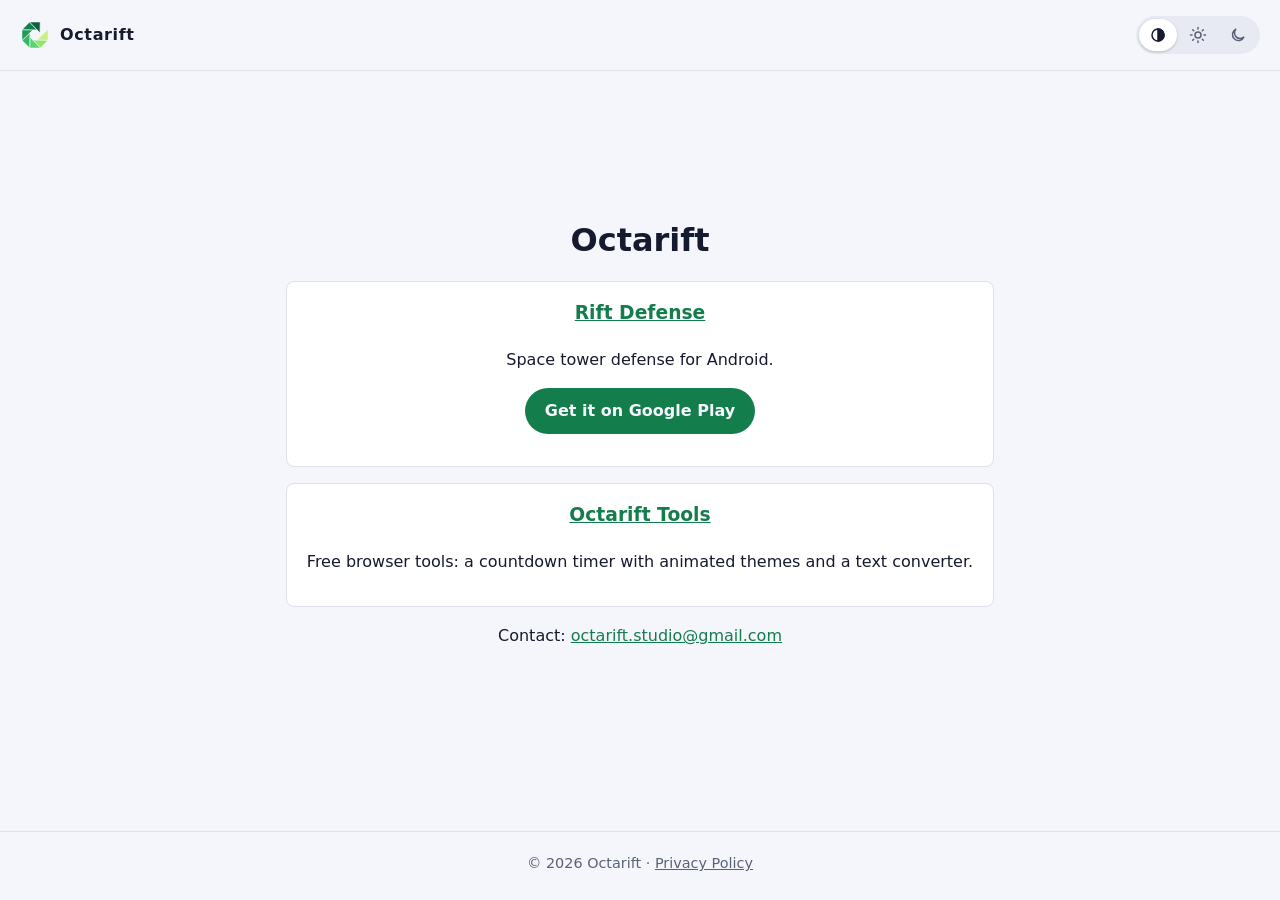
<file: index.html>
<!doctype html>
<html lang="en">
<head>
  <meta charset="utf-8">
  <meta name="viewport" content="width=device-width, initial-scale=1">
  <title>Octarift</title>
  <meta name="description" content="Octarift – the Rift Defense mobile game and free browser tools.">
  <link rel="icon" href="/favicon.svg" type="image/svg+xml">
  <link rel="stylesheet" href="/style.css?v=4">
  <script src="/scheme.js?v=2"></script>
</head>
<body>
  <header class="site">
    <a class="brand" href="/"><img src="/favicon.svg" alt="" width="30" height="30">Octarift</a>
  </header>
  <main class="center">
    <div>
      <h1>Octarift</h1>
      <div class="card">
        <h3 style="margin-top:0"><a href="/rift-defense/">Rift Defense</a></h3>
        <p>Space tower defense for Android.</p>
        <p><a class="play-link" href="https://play.google.com/store/apps/details?id=com.octarift.riftdefense&amp;referrer=utm_source%3Doctarift-web%26utm_medium%3Dsite%26utm_campaign%3Dhome">Get it on Google Play</a></p>
      </div>
      <div class="card">
        <h3 style="margin-top:0"><a href="https://tools.octarift.com/">Octarift Tools</a></h3>
        <p>Free browser tools: a countdown timer with animated themes and a text converter.</p>
      </div>
      <p>Contact: <a href="mailto:octarift.studio@gmail.com">octarift.studio@gmail.com</a></p>
    </div>
  </main>
  <footer class="site">
    &copy; 2026 Octarift · <a href="/rift-defense/privacy/">Privacy Policy</a>
  </footer>
</body>
</html>
</file>
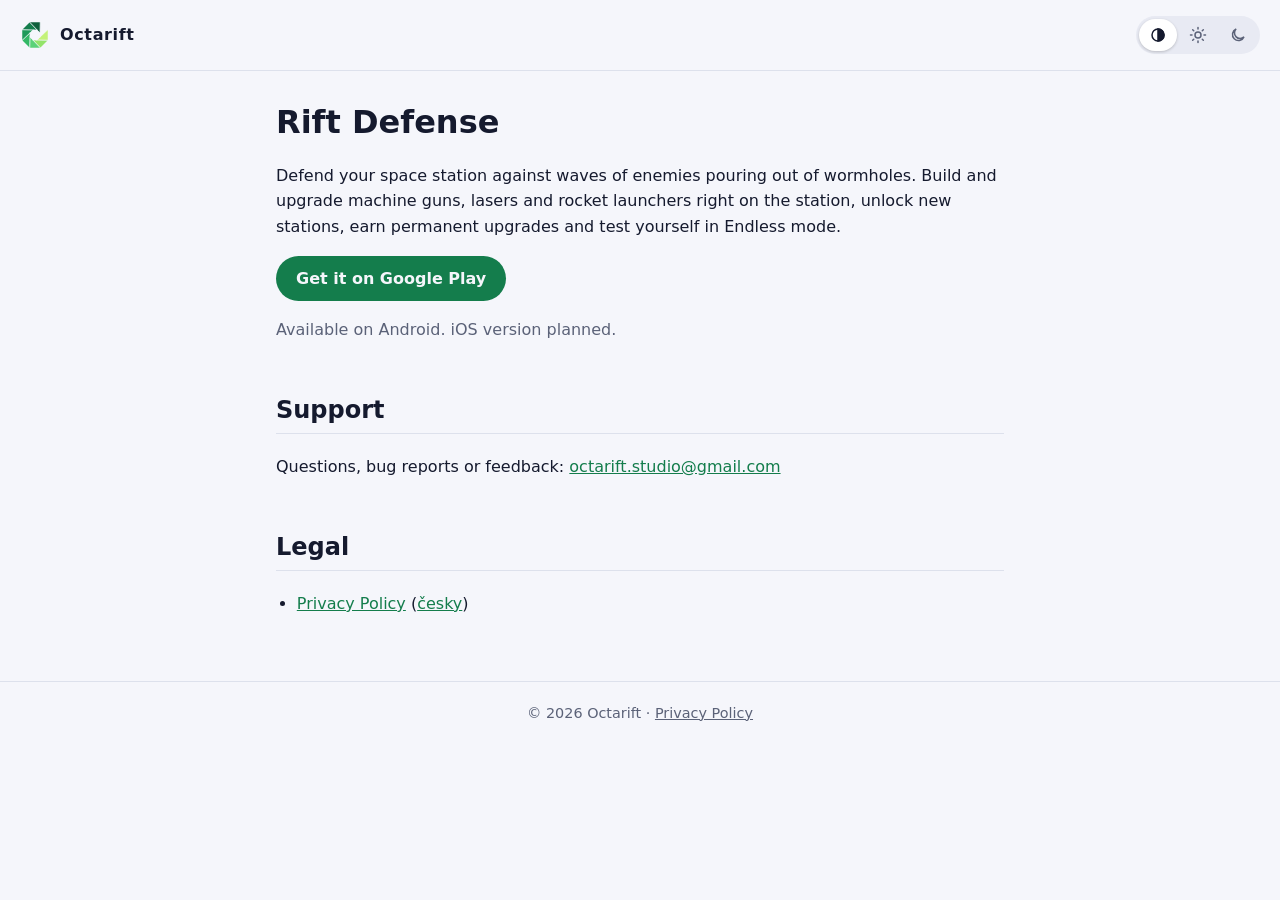
<file: rift-defense/index.html>
<!doctype html>
<html lang="en">
<head>
  <meta charset="utf-8">
  <meta name="viewport" content="width=device-width, initial-scale=1">
  <title>Rift Defense</title>
  <meta name="description" content="Rift Defense – a space tower defense game for mobile by Octarift.">
  <link rel="icon" href="/favicon.svg" type="image/svg+xml">
  <link rel="stylesheet" href="/style.css?v=4">
  <script src="/scheme.js?v=2"></script>
</head>
<body>
  <header class="site">
    <a class="brand" href="/"><img src="/favicon.svg" alt="" width="30" height="30">Octarift</a>
  </header>
  <main>
    <h1>Rift Defense</h1>
    <p>Defend your space station against waves of enemies pouring out of wormholes. Build and upgrade
      machine guns, lasers and rocket launchers right on the station, unlock new stations, earn
      permanent upgrades and test yourself in Endless mode.</p>
    <p><a class="play-link" href="https://play.google.com/store/apps/details?id=com.octarift.riftdefense&amp;referrer=utm_source%3Doctarift-web%26utm_medium%3Dsite%26utm_campaign%3Dgame-page">Get it on Google Play</a></p>
    <p class="muted">Available on Android. iOS version planned.</p>

    <h2>Support</h2>
    <p>Questions, bug reports or feedback:
      <a href="mailto:octarift.studio@gmail.com">octarift.studio@gmail.com</a></p>

    <h2>Legal</h2>
    <ul>
      <li><a href="/rift-defense/privacy/">Privacy Policy</a>
        (<a href="/rift-defense/privacy/#cs">česky</a>)</li>
    </ul>
  </main>
  <footer class="site">
    &copy; 2026 Octarift · <a href="/rift-defense/privacy/">Privacy Policy</a>
  </footer>
</body>
</html>
</file>
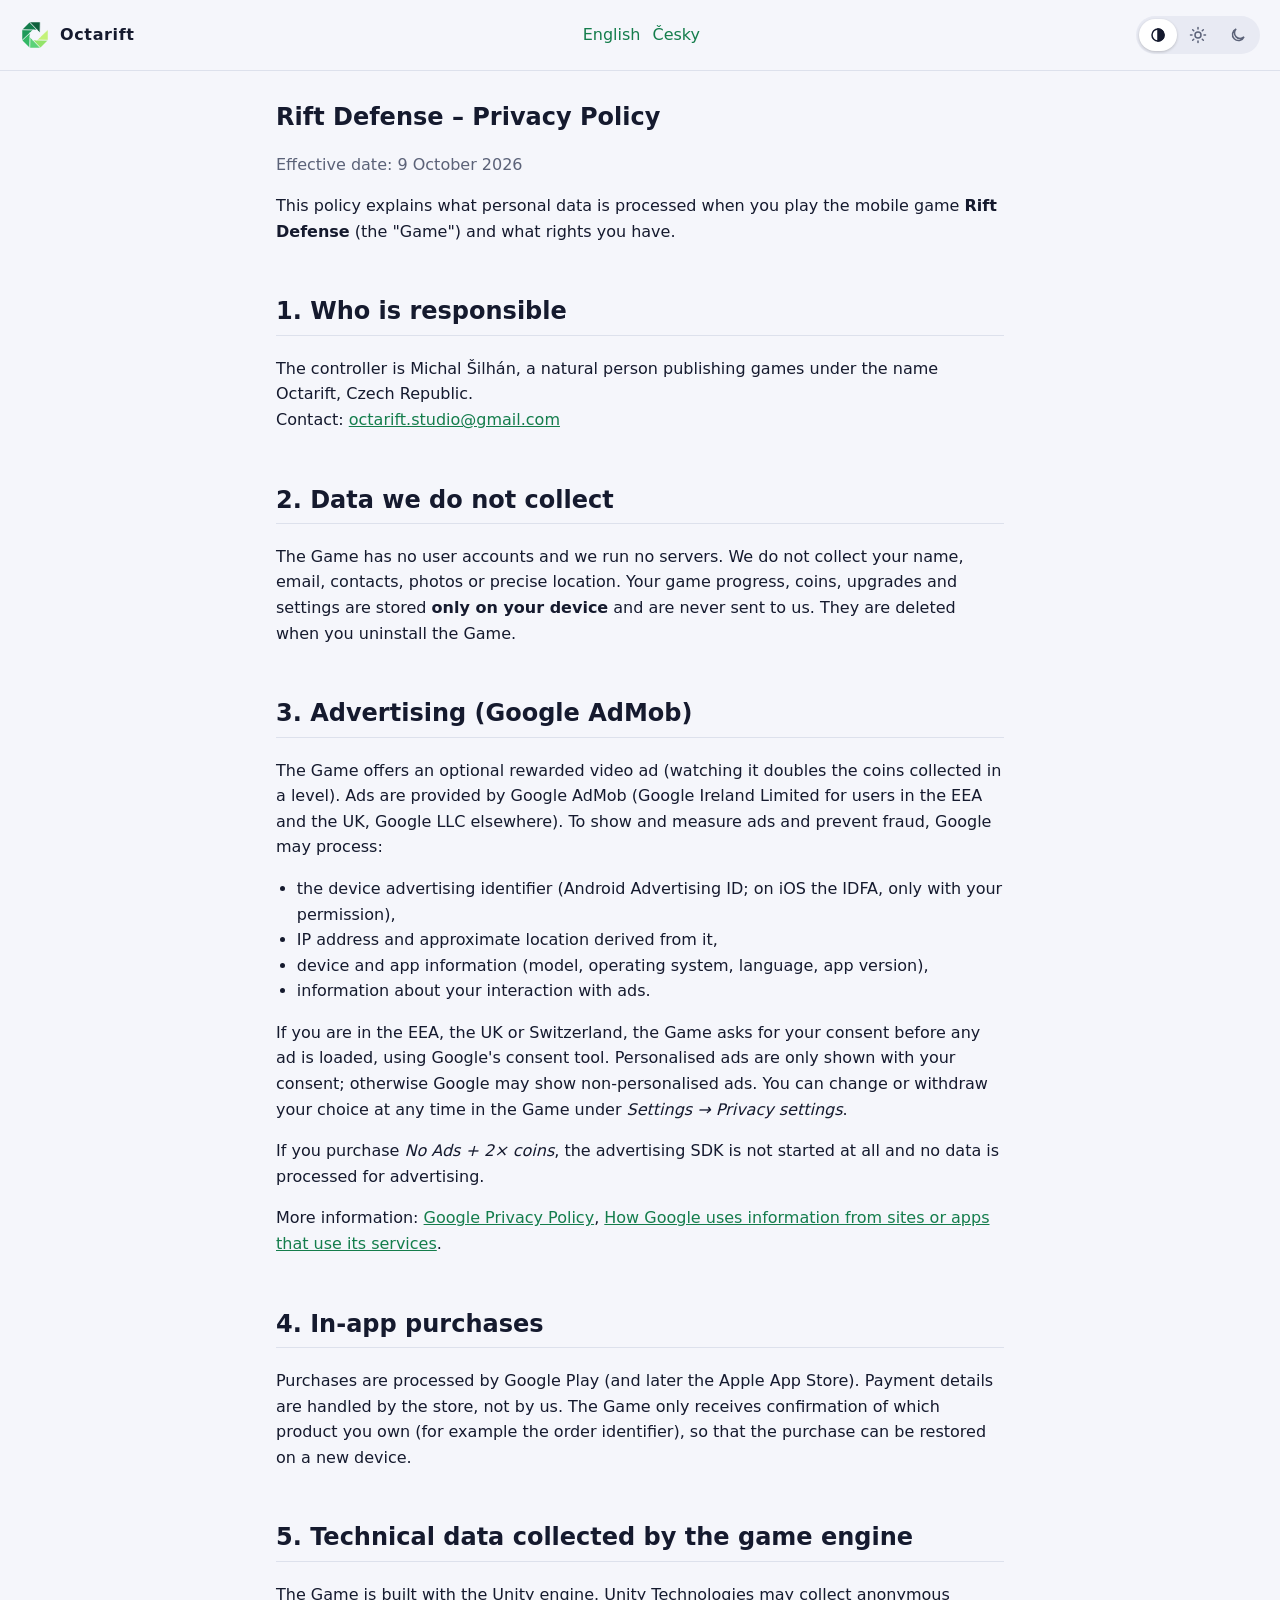
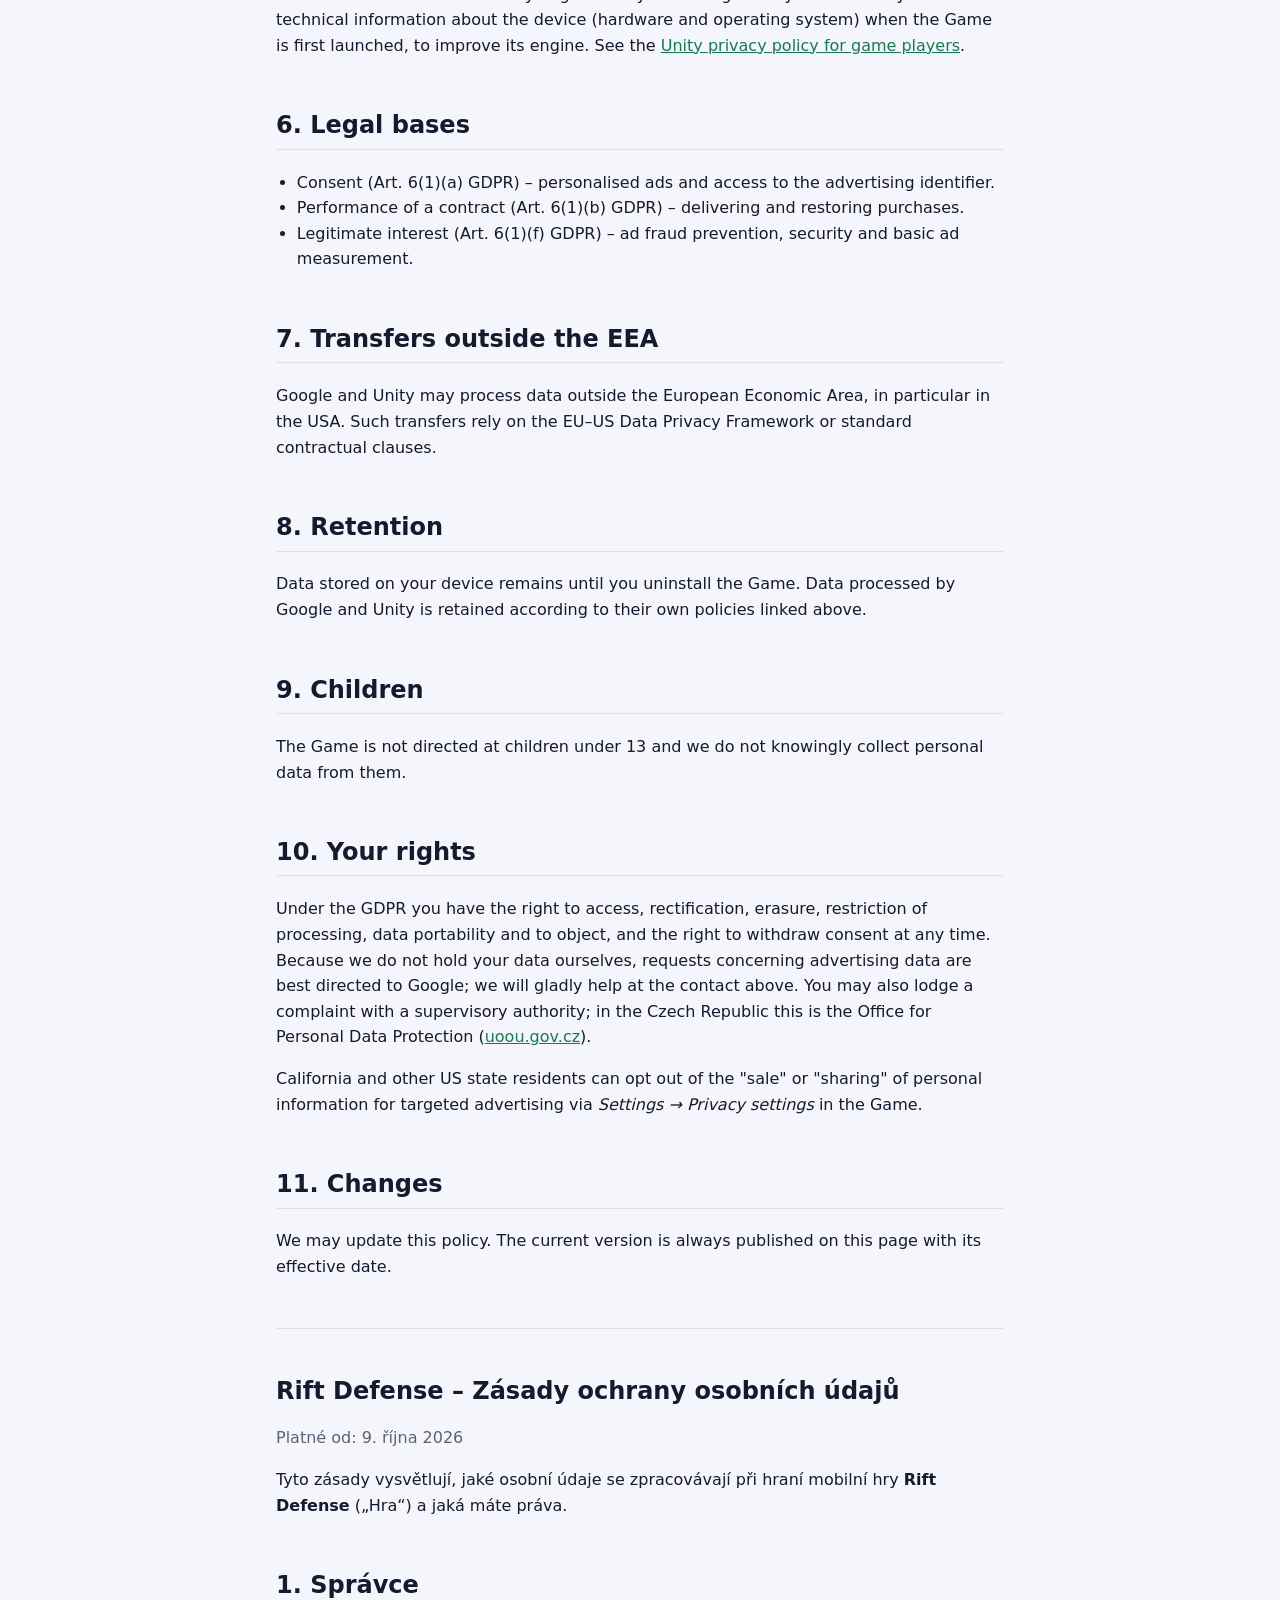
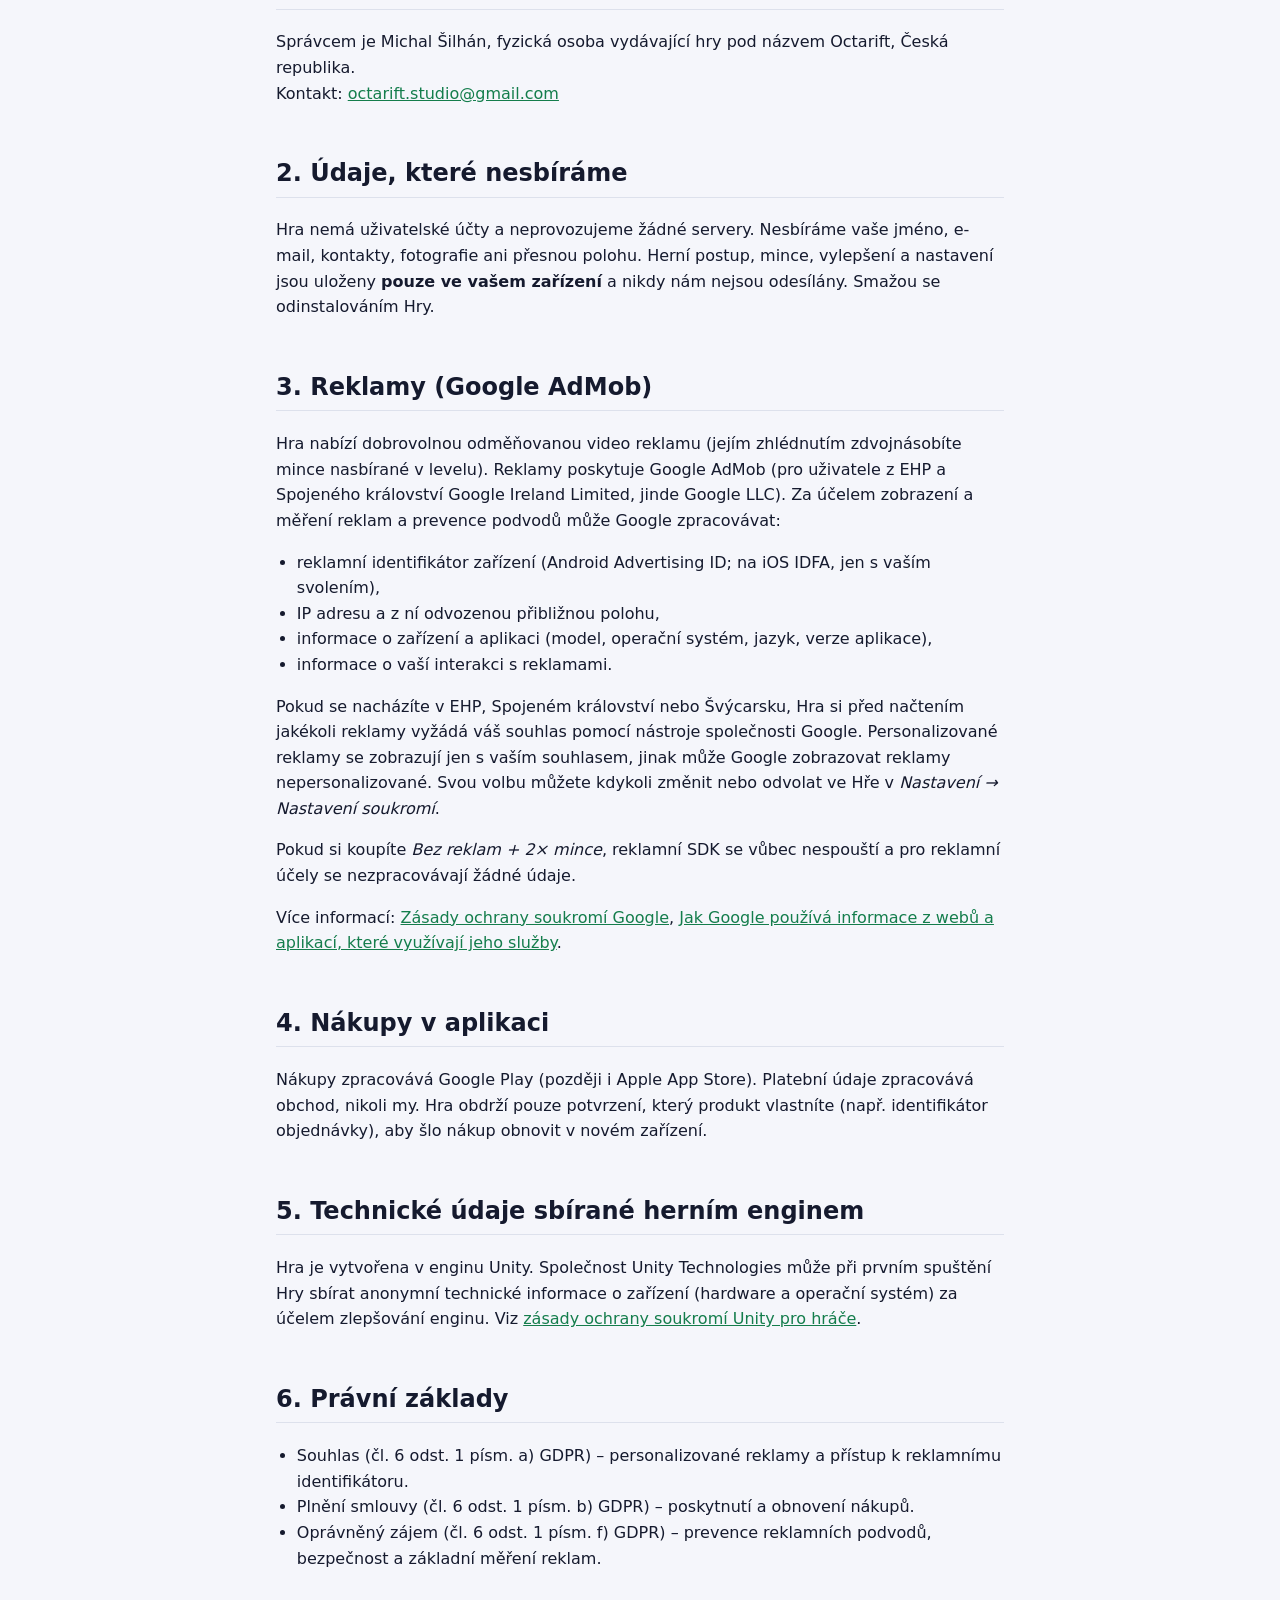
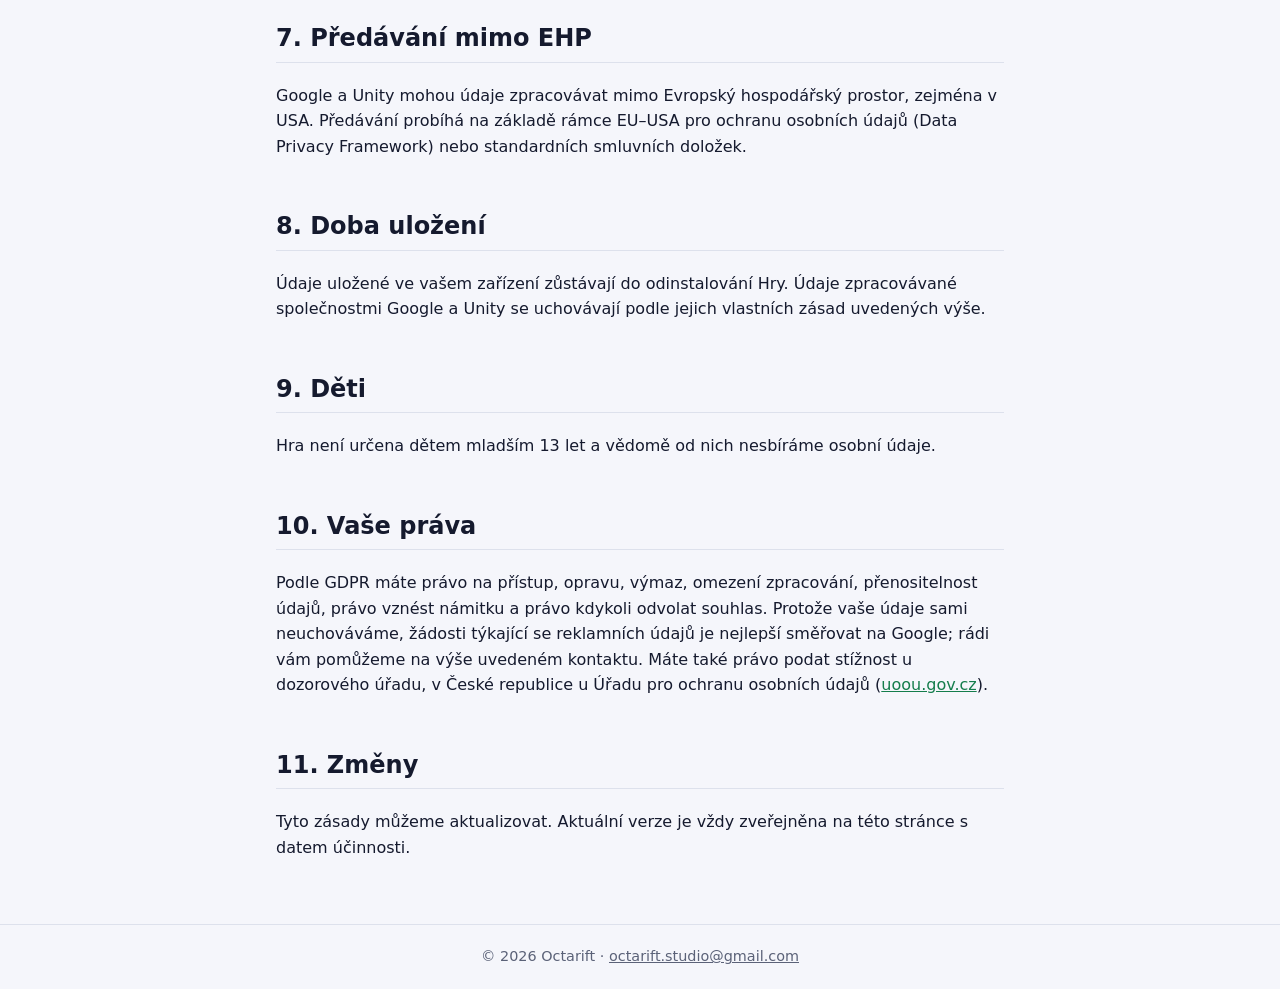
<file: rift-defense/privacy/index.html>
<!doctype html>
<html lang="en">
<head>
  <meta charset="utf-8">
  <meta name="viewport" content="width=device-width, initial-scale=1">
  <title>Rift Defense Privacy Policy</title>
  <meta name="description" content="Privacy Policy of the Rift Defense mobile game by Octarift.">
  <link rel="icon" href="/favicon.svg" type="image/svg+xml">
  <link rel="stylesheet" href="/style.css?v=4">
  <script src="/scheme.js?v=2"></script>
</head>
<body>
  <header class="site">
    <a class="brand" href="/"><img src="/favicon.svg" alt="" width="30" height="30">Octarift</a>
    <nav class="lang-switch"><a href="#en">English</a><a href="#cs">Česky</a></nav>
  </header>
  <main>

    <!-- ===================== ENGLISH ===================== -->
    <section id="en" lang="en">
      <h1>Rift Defense – Privacy Policy</h1>
      <p class="muted">Effective date: 9 October 2026</p>

      <p>This policy explains what personal data is processed when you play the mobile game
        <strong>Rift Defense</strong> (the "Game") and what rights you have.</p>

      <h2>1. Who is responsible</h2>
      <p>The controller is Michal Šilhán, a natural person publishing games under the name
        Octarift, Czech Republic.<br>
        Contact: <a href="mailto:octarift.studio@gmail.com">octarift.studio@gmail.com</a></p>

      <h2>2. Data we do not collect</h2>
      <p>The Game has no user accounts and we run no servers. We do not collect your name, email,
        contacts, photos or precise location. Your game progress, coins, upgrades and settings are
        stored <strong>only on your device</strong> and are never sent to us. They are deleted when you
        uninstall the Game.</p>

      <h2>3. Advertising (Google AdMob)</h2>
      <p>The Game offers an optional rewarded video ad (watching it doubles the coins collected in a
        level). Ads are provided by Google AdMob (Google Ireland Limited for users in the EEA and the UK,
        Google LLC elsewhere). To show and measure ads and prevent fraud, Google may process:</p>
      <ul>
        <li>the device advertising identifier (Android Advertising ID; on iOS the IDFA, only with your
          permission),</li>
        <li>IP address and approximate location derived from it,</li>
        <li>device and app information (model, operating system, language, app version),</li>
        <li>information about your interaction with ads.</li>
      </ul>
      <p>If you are in the EEA, the UK or Switzerland, the Game asks for your consent before any ad is
        loaded, using Google's consent tool. Personalised ads are only shown with your consent; otherwise
        Google may show non-personalised ads. You can change or withdraw your choice at any time in the
        Game under <em>Settings → Privacy settings</em>.</p>
      <p>If you purchase <em>No Ads + 2× coins</em>, the advertising SDK is not started at all and no data
        is processed for advertising.</p>
      <p>More information: <a href="https://policies.google.com/privacy">Google Privacy Policy</a>,
        <a href="https://policies.google.com/technologies/partner-sites">How Google uses information from
        sites or apps that use its services</a>.</p>

      <h2>4. In-app purchases</h2>
      <p>Purchases are processed by Google Play (and later the Apple App Store). Payment details are
        handled by the store, not by us. The Game only receives confirmation of which product you own
        (for example the order identifier), so that the purchase can be restored on a new device.</p>

      <h2>5. Technical data collected by the game engine</h2>
      <p>The Game is built with the Unity engine. Unity Technologies may collect anonymous technical
        information about the device (hardware and operating system) when the Game is first launched,
        to improve its engine. See the <a href="https://unity.com/legal/game-player-and-app-user-privacy-policy">Unity
        privacy policy for game players</a>.</p>

      <h2>6. Legal bases</h2>
      <ul>
        <li>Consent (Art. 6(1)(a) GDPR) – personalised ads and access to the advertising identifier.</li>
        <li>Performance of a contract (Art. 6(1)(b) GDPR) – delivering and restoring purchases.</li>
        <li>Legitimate interest (Art. 6(1)(f) GDPR) – ad fraud prevention, security and basic ad
          measurement.</li>
      </ul>

      <h2>7. Transfers outside the EEA</h2>
      <p>Google and Unity may process data outside the European Economic Area, in particular in the
        USA. Such transfers rely on the EU–US Data Privacy Framework or standard contractual clauses.</p>

      <h2>8. Retention</h2>
      <p>Data stored on your device remains until you uninstall the Game. Data processed by Google and
        Unity is retained according to their own policies linked above.</p>

      <h2>9. Children</h2>
      <p>The Game is not directed at children under 13 and we do not knowingly collect personal data
        from them.</p>

      <h2>10. Your rights</h2>
      <p>Under the GDPR you have the right to access, rectification, erasure, restriction of processing,
        data portability and to object, and the right to withdraw consent at any time. Because we do not
        hold your data ourselves, requests concerning advertising data are best directed to Google; we
        will gladly help at the contact above. You may also lodge a complaint with a supervisory authority;
        in the Czech Republic this is the Office for Personal Data Protection
        (<a href="https://uoou.gov.cz">uoou.gov.cz</a>).</p>
      <p>California and other US state residents can opt out of the "sale" or "sharing" of personal
        information for targeted advertising via <em>Settings → Privacy settings</em> in the Game.</p>

      <h2>11. Changes</h2>
      <p>We may update this policy. The current version is always published on this page with its
        effective date.</p>
    </section>

    <hr style="border:0;border-top:1px solid var(--border);margin:48px 0">

    <!-- ===================== ČESKY ===================== -->
    <section id="cs" lang="cs">
      <h1>Rift Defense – Zásady ochrany osobních údajů</h1>
      <p class="muted">Platné od: 9. října 2026</p>

      <p>Tyto zásady vysvětlují, jaké osobní údaje se zpracovávají při hraní mobilní hry
        <strong>Rift Defense</strong> („Hra“) a jaká máte práva.</p>

      <h2>1. Správce</h2>
      <p>Správcem je Michal Šilhán, fyzická osoba vydávající hry pod názvem Octarift, Česká
        republika.<br>
        Kontakt: <a href="mailto:octarift.studio@gmail.com">octarift.studio@gmail.com</a></p>

      <h2>2. Údaje, které nesbíráme</h2>
      <p>Hra nemá uživatelské účty a neprovozujeme žádné servery. Nesbíráme vaše jméno, e-mail,
        kontakty, fotografie ani přesnou polohu. Herní postup, mince, vylepšení a nastavení jsou uloženy
        <strong>pouze ve vašem zařízení</strong> a nikdy nám nejsou odesílány. Smažou se odinstalováním
        Hry.</p>

      <h2>3. Reklamy (Google AdMob)</h2>
      <p>Hra nabízí dobrovolnou odměňovanou video reklamu (jejím zhlédnutím zdvojnásobíte mince
        nasbírané v levelu). Reklamy poskytuje Google AdMob (pro uživatele z EHP a Spojeného království
        Google Ireland Limited, jinde Google LLC). Za účelem zobrazení a měření reklam a prevence podvodů
        může Google zpracovávat:</p>
      <ul>
        <li>reklamní identifikátor zařízení (Android Advertising ID; na iOS IDFA, jen s vaším
          svolením),</li>
        <li>IP adresu a z ní odvozenou přibližnou polohu,</li>
        <li>informace o zařízení a aplikaci (model, operační systém, jazyk, verze aplikace),</li>
        <li>informace o vaší interakci s reklamami.</li>
      </ul>
      <p>Pokud se nacházíte v EHP, Spojeném království nebo Švýcarsku, Hra si před načtením jakékoli
        reklamy vyžádá váš souhlas pomocí nástroje společnosti Google. Personalizované reklamy se zobrazují
        jen s vaším souhlasem, jinak může Google zobrazovat reklamy nepersonalizované. Svou volbu můžete
        kdykoli změnit nebo odvolat ve Hře v <em>Nastavení → Nastavení soukromí</em>.</p>
      <p>Pokud si koupíte <em>Bez reklam + 2× mince</em>, reklamní SDK se vůbec nespouští a pro reklamní
        účely se nezpracovávají žádné údaje.</p>
      <p>Více informací: <a href="https://policies.google.com/privacy?hl=cs">Zásady ochrany soukromí
        Google</a>, <a href="https://policies.google.com/technologies/partner-sites?hl=cs">Jak Google
        používá informace z webů a aplikací, které využívají jeho služby</a>.</p>

      <h2>4. Nákupy v aplikaci</h2>
      <p>Nákupy zpracovává Google Play (později i Apple App Store). Platební údaje zpracovává obchod,
        nikoli my. Hra obdrží pouze potvrzení, který produkt vlastníte (např. identifikátor objednávky),
        aby šlo nákup obnovit v novém zařízení.</p>

      <h2>5. Technické údaje sbírané herním enginem</h2>
      <p>Hra je vytvořena v enginu Unity. Společnost Unity Technologies může při prvním spuštění Hry
        sbírat anonymní technické informace o zařízení (hardware a operační systém) za účelem zlepšování
        enginu. Viz <a href="https://unity.com/legal/game-player-and-app-user-privacy-policy">zásady
        ochrany soukromí Unity pro hráče</a>.</p>

      <h2>6. Právní základy</h2>
      <ul>
        <li>Souhlas (čl. 6 odst. 1 písm. a) GDPR) – personalizované reklamy a přístup k reklamnímu
          identifikátoru.</li>
        <li>Plnění smlouvy (čl. 6 odst. 1 písm. b) GDPR) – poskytnutí a obnovení nákupů.</li>
        <li>Oprávněný zájem (čl. 6 odst. 1 písm. f) GDPR) – prevence reklamních podvodů, bezpečnost
          a základní měření reklam.</li>
      </ul>

      <h2>7. Předávání mimo EHP</h2>
      <p>Google a Unity mohou údaje zpracovávat mimo Evropský hospodářský prostor, zejména v USA.
        Předávání probíhá na základě rámce EU–USA pro ochranu osobních údajů (Data Privacy Framework)
        nebo standardních smluvních doložek.</p>

      <h2>8. Doba uložení</h2>
      <p>Údaje uložené ve vašem zařízení zůstávají do odinstalování Hry. Údaje zpracovávané společnostmi
        Google a Unity se uchovávají podle jejich vlastních zásad uvedených výše.</p>

      <h2>9. Děti</h2>
      <p>Hra není určena dětem mladším 13 let a vědomě od nich nesbíráme osobní údaje.</p>

      <h2>10. Vaše práva</h2>
      <p>Podle GDPR máte právo na přístup, opravu, výmaz, omezení zpracování, přenositelnost údajů,
        právo vznést námitku a právo kdykoli odvolat souhlas. Protože vaše údaje sami neuchováváme,
        žádosti týkající se reklamních údajů je nejlepší směřovat na Google; rádi vám pomůžeme na výše
        uvedeném kontaktu. Máte také právo podat stížnost u dozorového úřadu, v České republice u Úřadu
        pro ochranu osobních údajů (<a href="https://uoou.gov.cz">uoou.gov.cz</a>).</p>

      <h2>11. Změny</h2>
      <p>Tyto zásady můžeme aktualizovat. Aktuální verze je vždy zveřejněna na této stránce s datem
        účinnosti.</p>
    </section>

  </main>
  <footer class="site">
    &copy; 2026 Octarift · <a href="mailto:octarift.studio@gmail.com">octarift.studio@gmail.com</a>
  </footer>
</body>
</html>
</file>
<file: style.css>
/* Pages link this as /style.css?v=N (and /scheme.js?v=N): bump N in every page after a change,
   otherwise browsers keep the old file from cache for a while. */
:root {
  color-scheme: light dark;
  --bg: #f5f6fb;
  --panel: #ffffff;
  --text: #151a2e;
  --muted: #5b6278;
  --accent: #147d4c;
  --border: #dde1ec;
  --chip: #e8eaf3;
}

/* Dark: for a dark system unless the visitor picked light, or whenever they picked dark
   (html[data-scheme], set by scheme.js). Keep both blocks equal. */
@media (prefers-color-scheme: dark) {
  :root:not([data-scheme="light"]) {
    color-scheme: dark;
    --bg: #0b0e1a;
    --panel: #131829;
    --text: #e6e8f0;
    --muted: #9aa1b8;
    --accent: #5ad278;
    --border: #252c45;
    --chip: #1b2138;
  }
}

:root[data-scheme="dark"] {
  color-scheme: dark;
  --bg: #0b0e1a;
  --panel: #131829;
  --text: #e6e8f0;
  --muted: #9aa1b8;
  --accent: #5ad278;
  --border: #252c45;
  --chip: #1b2138;
}

:root[data-scheme="light"] { color-scheme: light; }

* { box-sizing: border-box; }

/* Mobile browsers flash a plain rectangle on tap; use a press state that keeps each control's shape. */
html { -webkit-tap-highlight-color: transparent; }

:where(button, a):active { opacity: 0.7; }

body {
  margin: 0;
  min-height: 100vh;
  background: var(--bg);
  color: var(--text);
  font-family: system-ui, -apple-system, "Segoe UI", Roboto, sans-serif;
  line-height: 1.6;
}

a { color: var(--accent); }

header.site {
  display: flex;
  flex-wrap: wrap;
  gap: 12px;
  align-items: center;
  padding: 16px 20px;
  border-bottom: 1px solid var(--border);
}

header.site a.brand {
  display: inline-flex;
  align-items: center;
  gap: 10px;
  color: var(--text);
  text-decoration: none;
  font-weight: 700;
  letter-spacing: 0.04em;
  margin-right: auto;
}

header.site a.brand img {
  width: 30px;
  height: 30px;
}

.scheme-switch {
  display: flex;
  margin-left: auto;
  gap: 2px;
  padding: 3px;
  border-radius: 999px;
  background: var(--chip);
}

.scheme-switch button {
  display: grid;
  place-items: center;
  width: 38px;
  height: 32px;
  padding: 0;
  border: 0;
  border-radius: 999px;
  background: none;
  color: var(--muted);
  cursor: pointer;
}

.scheme-switch button:hover { color: var(--text); }

.scheme-switch button[aria-pressed="true"] {
  background: var(--panel);
  color: var(--text);
  box-shadow: 0 1px 3px rgb(0 0 0 / 0.2);
}

main {
  max-width: 760px;
  margin: 0 auto;
  padding: 32px 16px 48px;
}

main.center {
  min-height: calc(100vh - 140px);
  display: grid;
  place-items: center;
  text-align: center;
}

h1 { line-height: 1.2; margin-top: 0; }
h2 { margin-top: 2em; border-bottom: 1px solid var(--border); padding-bottom: 4px; }
h3 { margin-top: 1.5em; }

.muted { color: var(--muted); }

.card {
  background: var(--panel);
  border: 1px solid var(--border);
  border-radius: 8px;
  padding: 16px 20px;
  margin: 16px 0;
}

a.play-link {
  display: inline-block;
  padding: 10px 20px;
  border-radius: 999px;
  background: var(--accent);
  color: var(--bg);
  font-weight: 700;
  text-decoration: none;
}

a.play-link:hover {
  filter: brightness(1.08);
}

.lang-switch a {
  margin-left: 12px;
  text-decoration: none;
}

footer.site {
  text-align: center;
  padding: 20px 16px;
  color: var(--muted);
  font-size: 0.9em;
  border-top: 1px solid var(--border);
}

footer.site a { color: var(--muted); }

ul { padding-left: 1.3em; }
</file>
